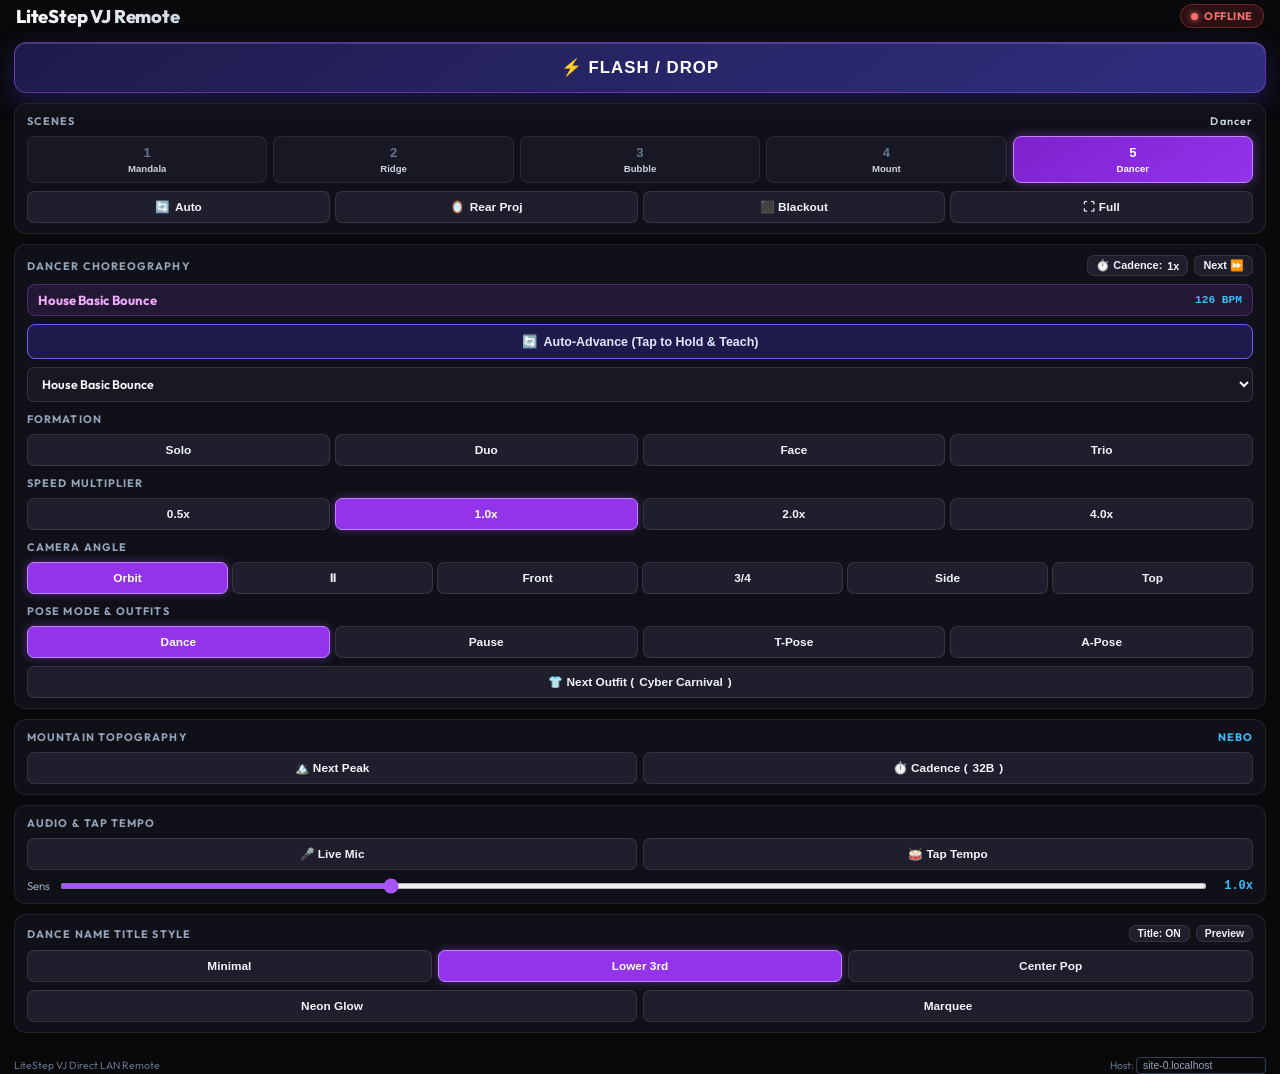
<file: remote.html>
<!DOCTYPE html>
<html lang="en">
<head>
    <meta charset="UTF-8">
    <meta name="viewport" content="width=device-width, initial-scale=1.0, maximum-scale=1.0, user-scalable=no, viewport-fit=cover">
    <meta name="apple-mobile-web-app-capable" content="yes">
    <meta name="apple-mobile-web-app-status-bar-style" content="black-translucent">
    <title>LiteStep VJ Remote</title>
    
    <!-- Google Fonts -->
    <link rel="preconnect" href="https://fonts.googleapis.com">
    <link rel="preconnect" href="https://fonts.gstatic.com" crossorigin>
    <link href="https://fonts.googleapis.com/css2?family=Outfit:wght@400;500;600;700;800&family=SF+Mono:wght@400;600&display=swap" rel="stylesheet">
    
    <style>
        * {
            box-sizing: border-box;
            margin: 0;
            padding: 0;
            -webkit-tap-highlight-color: transparent;
            user-select: none;
            -webkit-user-select: none;
        }

        body {
            background: #09090b;
            color: #f1f5f9;
            font-family: 'Outfit', -apple-system, BlinkMacSystemFont, 'Segoe UI', Roboto, sans-serif;
            min-height: 100vh;
            padding: env(safe-area-inset-top, 10px) 14px env(safe-area-inset-bottom, 16px) 14px;
            display: flex;
            flex-direction: column;
            gap: 10px;
            overflow-x: hidden;
        }

        /* Header Bar */
        .remote-header {
            display: flex;
            align-items: center;
            justify-content: space-between;
            padding: 4px 2px;
        }

        .remote-brand {
            display: flex;
            align-items: center;
            gap: 8px;
        }

        .remote-brand h1 {
            font-size: 1.15rem;
            font-weight: 800;
            letter-spacing: -0.01em;
            background: linear-gradient(135deg, #ffffff 0%, #cbd5e1 100%);
            -webkit-background-clip: text;
            -webkit-text-fill-color: transparent;
        }

        .status-badge {
            display: flex;
            align-items: center;
            gap: 6px;
            font-size: 0.68rem;
            font-weight: 700;
            text-transform: uppercase;
            letter-spacing: 0.05em;
            padding: 4px 10px;
            border-radius: 20px;
            background: rgba(239, 68, 68, 0.15);
            border: 1px solid rgba(239, 68, 68, 0.35);
            color: #f87171;
            transition: all 0.25s ease;
            cursor: pointer;
        }

        .status-badge.connected {
            background: rgba(34, 197, 94, 0.15);
            border-color: rgba(34, 197, 94, 0.35);
            color: #4ade80;
        }

        .status-dot {
            width: 7px;
            height: 7px;
            border-radius: 50%;
            background: currentColor;
            box-shadow: 0 0 6px currentColor;
        }

        /* Big Flash / Beat Pad */
        .big-pad-btn {
            background: linear-gradient(145deg, #1e1b4b 0%, #312e81 100%);
            border: 1px solid rgba(168, 85, 247, 0.45);
            border-radius: 12px;
            padding: 14px;
            color: #ffffff;
            font-weight: 800;
            font-size: 1.05rem;
            letter-spacing: 0.06em;
            text-transform: uppercase;
            display: flex;
            align-items: center;
            justify-content: center;
            gap: 10px;
            cursor: pointer;
            box-shadow: 0 8px 24px rgba(67, 56, 202, 0.35), inset 0 1px 0 rgba(255, 255, 255, 0.15);
            transition: transform 0.08s ease, filter 0.08s ease;
        }

        .big-pad-btn:active {
            transform: scale(0.97);
            filter: brightness(1.3);
            background: linear-gradient(145deg, #4338ca 0%, #6366f1 100%);
        }

        /* Section Card */
        .control-card {
            background: rgba(18, 18, 26, 0.90);
            border: 1px solid rgba(255, 255, 255, 0.08);
            border-radius: 12px;
            padding: 10px 12px;
            display: flex;
            flex-direction: column;
            gap: 8px;
        }

        .card-title {
            font-size: 0.68rem;
            font-weight: 700;
            text-transform: uppercase;
            letter-spacing: 0.1em;
            color: #94a3b8;
            display: flex;
            align-items: center;
            justify-content: space-between;
        }

        /* Scene Grid */
        .scene-grid {
            display: grid;
            grid-template-columns: repeat(5, 1fr);
            gap: 6px;
        }

        .scene-item-btn {
            background: #181824;
            border: 1px solid rgba(255, 255, 255, 0.08);
            border-radius: 8px;
            padding: 8px 4px;
            display: flex;
            flex-direction: column;
            align-items: center;
            justify-content: center;
            gap: 3px;
            cursor: pointer;
            transition: all 0.15s ease;
        }

        .scene-item-btn .scene-num {
            font-size: 0.82rem;
            font-weight: 800;
            color: #64748b;
        }

        .scene-item-btn .scene-label {
            font-size: 0.60rem;
            font-weight: 600;
            color: #cbd5e1;
            text-align: center;
            white-space: nowrap;
            overflow: hidden;
            text-overflow: ellipsis;
            max-width: 100%;
        }

        .scene-item-btn.active {
            background: linear-gradient(145deg, #7e22ce 0%, #9333ea 100%);
            border-color: #c084fc;
            box-shadow: 0 0 12px rgba(168, 85, 247, 0.45);
        }

        .scene-item-btn.active .scene-num,
        .scene-item-btn.active .scene-label {
            color: #ffffff;
        }

        /* Action Rows & Grids */
        .btn-row {
            display: grid;
            grid-template-columns: repeat(2, 1fr);
            gap: 6px;
        }

        .btn-row-3 {
            display: grid;
            grid-template-columns: repeat(3, 1fr);
            gap: 6px;
        }

        .btn-row-4 {
            display: grid;
            grid-template-columns: repeat(4, 1fr);
            gap: 5px;
        }

        .btn-row-6 {
            display: grid;
            grid-template-columns: repeat(6, 1fr);
            gap: 4px;
        }

        .btn-action {
            background: #1e1e2d;
            border: 1px solid rgba(255, 255, 255, 0.1);
            color: #f1f5f9;
            font-size: 0.74rem;
            font-weight: 600;
            padding: 8px 6px;
            border-radius: 7px;
            cursor: pointer;
            display: flex;
            align-items: center;
            justify-content: center;
            gap: 5px;
            transition: background 0.12s ease, transform 0.08s ease;
            text-align: center;
        }

        .btn-action:active {
            background: #2d2d42;
            transform: scale(0.97);
        }

        .btn-action.active {
            background: #9333ea;
            border-color: #c084fc;
            color: #ffffff;
            box-shadow: 0 0 10px rgba(168, 85, 247, 0.4);
        }

        .btn-action.locked {
            background: #b91c1c;
            border-color: #ef4444;
            color: #ffffff;
            box-shadow: 0 0 10px rgba(239, 68, 68, 0.4);
        }

        /* High-emphasis Teach Button */
        .btn-teach {
            background: #1e1b4b;
            border: 1.5px solid #6366f1;
            color: #e0e7ff;
            font-size: 0.78rem;
            font-weight: 700;
            padding: 9px 8px;
            border-radius: 8px;
            cursor: pointer;
            display: flex;
            align-items: center;
            justify-content: center;
            gap: 6px;
            transition: all 0.15s ease;
        }

        .btn-teach.locked {
            background: #b91c1c;
            border-color: #ef4444;
            color: #ffffff;
            box-shadow: 0 0 12px rgba(239, 68, 68, 0.5);
        }

        /* Select Dropdowns */
        .remote-select {
            width: 100%;
            background: #181824;
            border: 1px solid rgba(255, 255, 255, 0.12);
            color: #f8fafc;
            font-family: inherit;
            font-size: 0.78rem;
            font-weight: 600;
            padding: 8px 10px;
            border-radius: 7px;
            outline: none;
        }

        /* Current Dance Status Pill */
        .now-playing-pill {
            background: rgba(168, 85, 247, 0.12);
            border: 1px solid rgba(168, 85, 247, 0.3);
            border-radius: 8px;
            padding: 7px 10px;
            display: flex;
            align-items: center;
            justify-content: space-between;
        }

        .np-title {
            font-size: 0.82rem;
            font-weight: 700;
            color: #f0abfc;
        }

        .np-bpm {
            font-size: 0.70rem;
            font-weight: 700;
            color: #38bdf8;
            font-family: 'SF Mono', monospace;
        }

        /* Sensitivity slider row */
        .slider-row {
            display: flex;
            align-items: center;
            gap: 10px;
        }

        .remote-slider {
            flex: 1;
            height: 6px;
            border-radius: 3px;
            accent-color: #a855f7;
            background: #334155;
            outline: none;
        }

        .slider-val {
            font-size: 0.75rem;
            font-weight: 700;
            font-family: 'SF Mono', monospace;
            color: #38bdf8;
            min-width: 36px;
            text-align: right;
        }

        /* Footer Connection Settings */
        .footer-settings {
            margin-top: 6px;
            padding-top: 8px;
            display: flex;
            align-items: center;
            justify-content: space-between;
            font-size: 0.65rem;
            color: #64748b;
        }

        .host-input {
            background: transparent;
            border: 1px solid #334155;
            color: #94a3b8;
            font-size: 0.65rem;
            padding: 2px 6px;
            border-radius: 4px;
            width: 130px;
        }
    </style>
</head>
<body>
    <!-- Top Header -->
    <header class="remote-header">
        <div class="remote-brand">
            <h1>LiteStep VJ Remote</h1>
        </div>
        <div id="status-badge" class="status-badge" onclick="connectWS()" title="Tap to Reconnect">
            <div class="status-dot"></div>
            <span id="status-text">Connecting</span>
        </div>
    </header>

    <!-- Instant Flash / Beat Pad -->
    <button id="btn-flash" class="big-pad-btn" onclick="sendCommand('triggerDropFlash')">
        ⚡ FLASH / DROP
    </button>

    <!-- Scenes Selector (1 to 5) -->
    <div class="control-card">
        <div class="card-title">
            <span>Scenes</span>
            <span id="active-scene-name" style="color: #cbd5e1; font-weight: 600; text-transform: none;">Dancer</span>
        </div>
        <div class="scene-grid">
            <button class="scene-item-btn" id="sbtn-0" onclick="setScene(0)">
                <span class="scene-num">1</span>
                <span class="scene-label">Mandala</span>
            </button>
            <button class="scene-item-btn" id="sbtn-1" onclick="setScene(1)">
                <span class="scene-num">2</span>
                <span class="scene-label">Ridge</span>
            </button>
            <button class="scene-item-btn" id="sbtn-2" onclick="setScene(2)">
                <span class="scene-num">3</span>
                <span class="scene-label">Bubble</span>
            </button>
            <button class="scene-item-btn" id="sbtn-3" onclick="setScene(3)">
                <span class="scene-num">4</span>
                <span class="scene-label">Mount</span>
            </button>
            <button class="scene-item-btn active" id="sbtn-4" onclick="setScene(4)">
                <span class="scene-num">5</span>
                <span class="scene-label">Dancer</span>
            </button>
        </div>

        <div class="btn-row-4">
            <button class="btn-action" id="btn-lock" onclick="sendCommand('toggleSceneLock')">
                <span id="lock-icon">🔄</span> <span id="lock-text">Auto</span>
            </button>
            <button class="btn-action" id="btn-mirror" onclick="sendCommand('toggleMirrorDisplay')">
                <span id="mirror-icon">🪞</span> <span id="mirror-text">Rear Proj</span>
            </button>
            <button class="btn-action" id="btn-blackout" onclick="sendCommand('toggleBlackout')">
                ⬛ Blackout
            </button>
            <button class="btn-action" id="btn-fullscreen" onclick="sendCommand('toggleFullscreen')">
                ⛶ Full
            </button>
        </div>
    </div>

    <!-- Dancer Choreography Controls (Scene 5) -->
    <div class="control-card">
        <div class="card-title">
            <span>Dancer Choreography</span>
            <div style="display:flex; gap:6px;">
                <button class="btn-action" style="padding: 3px 8px; font-size: 0.68rem;" onclick="sendCommand('cycleDanceCadence')">⏱️ Cadence: <span id="dance-cadence-badge">1x</span></button>
                <button class="btn-action" style="padding: 3px 8px; font-size: 0.68rem;" onclick="sendCommand('nextDance')">Next ⏩</button>
            </div>
        </div>

        <!-- Current Playing Dance -->
        <div class="now-playing-pill">
            <span class="np-title" id="now-dance-title">House Basic Bounce</span>
            <span class="np-bpm" id="now-bpm">126 BPM</span>
        </div>

        <!-- TEACH DANCE / HOLD DANCE TOGGLE (User Requested) -->
        <button id="btn-teach-dance" class="btn-teach" onclick="toggleDanceTeachMode()">
            <span id="teach-icon">🔄</span>
            <span id="teach-label">Auto-Advance (Tap to Hold & Teach)</span>
        </button>

        <!-- Dance Dropdown (All 17 Dances) -->
        <select id="sel-dances" class="remote-select" onchange="playSelectedDance(this.value)">
            <option value="house_basic_bounce">House Basic Bounce</option>
            <option value="c_walk_shuffle">C-Walk Shuffle</option>
            <option value="running_man">Running Man (Hip-Hop)</option>
            <option value="roger_rabbit_step">Roger Rabbit Step</option>
            <option value="hip_hop_bounce_roll">Hip-Hop Bounce Roll</option>
            <option value="la_pop_step_groove">LA Pop Step Groove</option>
            <option value="criss_cross_kick">Criss Cross Kick</option>
            <option value="cross_tap_shuffle">Cross Tap Shuffle</option>
            <option value="side_step_slide">Side Step Slide</option>
            <option value="fast_poly_spin">Fast Poly Spin</option>
            <option value="heels_to_toes">Heels To Toes</option>
            <option value="twist_and_heel">Twist and Heel</option>
            <option value="knee_drop_turn">Knee Drop Turn</option>
            <option value="kick_cross_tap">Kick Cross Tap</option>
            <option value="toe_pivot_shuffle">Toe Pivot Shuffle</option>
            <option value="double_down_bounce">Double Down Bounce</option>
            <option value="poly_step_pivot">Poly Step Pivot</option>
        </select>

        <!-- Formations -->
        <div class="card-title" style="margin-top:2px;"><span>Formation</span></div>
        <div class="btn-row-4">
            <button class="btn-action" id="form-1" onclick="setFormation('1')">Solo</button>
            <button class="btn-action" id="form-2_fwd" onclick="setFormation('2_fwd')">Duo</button>
            <button class="btn-action" id="form-2_face" onclick="setFormation('2_face')">Face</button>
            <button class="btn-action" id="form-3" onclick="setFormation('3')">Trio</button>
        </div>

        <!-- Speed Scaling (Power-of-2 Musical Divisions) -->
        <div class="card-title" style="margin-top:2px;"><span>Speed Multiplier</span></div>
        <div class="btn-row-4">
            <button class="btn-action" id="spd-0.5" onclick="setSpeed(0.5)">0.5x</button>
            <button class="btn-action active" id="spd-1.0" onclick="setSpeed(1.0)">1.0x</button>
            <button class="btn-action" id="spd-2.0" onclick="setSpeed(2.0)">2.0x</button>
            <button class="btn-action" id="spd-4.0" onclick="setSpeed(4.0)">4.0x</button>
        </div>

        <!-- Camera Angle Presets -->
        <div class="card-title" style="margin-top:2px;"><span>Camera Angle</span></div>
        <div class="btn-row-6">
            <button class="btn-action active" id="cam-orbit" onclick="setCameraAngle('orbit')">Orbit</button>
            <button class="btn-action" id="cam-orbit_paused" onclick="setCameraAngle('orbit_paused')">⏸</button>
            <button class="btn-action" id="cam-front" onclick="setCameraAngle('front')">Front</button>
            <button class="btn-action" id="cam-three_quarter" onclick="setCameraAngle('three_quarter')">3/4</button>
            <button class="btn-action" id="cam-side" onclick="setCameraAngle('side')">Side</button>
            <button class="btn-action" id="cam-top" onclick="setCameraAngle('top')">Top</button>
        </div>

        <!-- Pose Mode -->
        <div class="card-title" style="margin-top:2px;"><span>Pose Mode & Outfits</span></div>
        <div class="btn-row-4">
            <button class="btn-action active" id="pm-dance" onclick="setPoseMode('dance')">Dance</button>
            <button class="btn-action" id="pm-pause" onclick="setPoseMode('pause')">Pause</button>
            <button class="btn-action" id="pm-tpose" onclick="setPoseMode('tpose')">T-Pose</button>
            <button class="btn-action" id="pm-apose" onclick="setPoseMode('apose')">A-Pose</button>
        </div>
        <button class="btn-action" onclick="sendCommand('cycleOutfit')">
            👕 Next Outfit (<span id="outfit-name-badge">Cyber Carnival</span>)
        </button>
    </div>

    <!-- Mountain Controls (Scenes 2 & 4) -->
    <div class="control-card">
        <div class="card-title">
            <span>Mountain Topography</span>
            <span id="terrain-name-badge" style="color:#38bdf8; font-weight:700;">Nebo</span>
        </div>
        <div class="btn-row">
            <button class="btn-action" onclick="sendCommand('cycleTerrain')">
                🏔️ Next Peak
            </button>
            <button class="btn-action" onclick="sendCommand('cycleMountainCadence')">
                ⏱️ Cadence (<span id="terrain-cadence-badge">32B</span>)
            </button>
        </div>
    </div>

    <!-- Audio & Sensitivity Controls -->
    <div class="control-card">
        <div class="card-title">
            <span>Audio & Tap Tempo</span>
        </div>
        <div class="btn-row">
            <button class="btn-action" id="btn-audio-toggle" onclick="sendCommand('toggleAudio')">
                🎤 Live Mic
            </button>
            <button class="btn-action" onclick="sendCommand('tapTempo')" style="font-weight: 700;">
                🥁 Tap Tempo
            </button>
        </div>
        <div class="slider-row">
            <span style="font-size: 0.72rem; color: #94a3b8;">Sens</span>
            <input type="range" class="remote-slider" id="slider-sens" min="0.2" max="3.0" step="0.1" value="1.0" oninput="onSensitivityChange(this.value)">
            <span class="slider-val" id="val-sens">1.0x</span>
        </div>
    </div>

    <!-- Dance Title Display Controls -->
    <div class="control-card">
        <div class="card-title">
            <span>Dance Name Title Style</span>
            <div style="display:flex; gap:6px;">
                <button class="btn-action" id="btn-toggle-title" style="padding: 2px 8px; font-size: 0.65rem;" onclick="toggleDanceTitle()">Title: ON</button>
                <button class="btn-action" style="padding: 2px 8px; font-size: 0.65rem;" onclick="previewDanceTitle()">Preview</button>
            </div>
        </div>
        <div class="btn-row-3">
            <button class="btn-action" id="style-minimal" onclick="setTitleStyle('minimal')">Minimal</button>
            <button class="btn-action active" id="style-lower_third" onclick="setTitleStyle('lower_third')">Lower 3rd</button>
            <button class="btn-action" id="style-center_pop" onclick="setTitleStyle('center_pop')">Center Pop</button>
        </div>
        <div class="btn-row">
            <button class="btn-action" id="style-neon_glow" onclick="setTitleStyle('neon_glow')">Neon Glow</button>
            <button class="btn-action" id="style-marquee" onclick="setTitleStyle('marquee')">Marquee</button>
        </div>
    </div>

    <!-- Footer Host Config -->
    <footer class="footer-settings">
        <span>LiteStep VJ Direct LAN Remote</span>
        <div>
            Host: <input type="text" id="host-ip" class="host-input" value="">
        </div>
    </footer>

    <script>
        let ws = null;
        let reconnectTimer = null;
        let currentHost = window.location.hostname || "127.0.0.1";
        let isDanceLocked = false;
        document.getElementById("host-ip").value = currentHost;

        document.getElementById("host-ip").addEventListener("change", (e) => {
            currentHost = e.target.value.trim();
            connectWS();
        });

        function vibrate() {
            if (navigator.vibrate) navigator.vibrate(20);
        }

        function connectWS() {
            if (ws) {
                try { ws.close(); } catch(e) {}
            }
            if (reconnectTimer) clearTimeout(reconnectTimer);

            const badge = document.getElementById("status-badge");
            const text = document.getElementById("status-text");
            text.textContent = "Connecting";
            badge.classList.remove("connected");

            const wsUrl = `ws://${currentHost}:8001`;
            try {
                ws = new WebSocket(wsUrl);
            } catch (err) {
                console.error("WS error:", err);
                scheduleReconnect();
                return;
            }

            ws.onopen = () => {
                badge.classList.add("connected");
                text.textContent = "Connected";
                console.log("[Remote] Connected to MacBook VJ!");
                ws.send(JSON.stringify({ type: "get_state" }));
            };

            ws.onmessage = (event) => {
                try {
                    const data = JSON.parse(event.data);
                    handleIncomingState(data);
                } catch (e) {
                    console.error("Parse error:", e);
                }
            };

            ws.onclose = () => {
                badge.classList.remove("connected");
                text.textContent = "Offline";
                scheduleReconnect();
            };

            ws.onerror = () => {
                badge.classList.remove("connected");
                text.textContent = "Error";
            };
        }

        function scheduleReconnect() {
            if (reconnectTimer) clearTimeout(reconnectTimer);
            reconnectTimer = setTimeout(() => {
                connectWS();
            }, 2000);
        }

        function sendCommand(action, params = {}) {
            vibrate();
            if (!ws || ws.readyState !== WebSocket.OPEN) {
                console.warn("WS not open, connecting...");
                connectWS();
                return;
            }
            const payload = { type: "command", action, ...params };
            ws.send(JSON.stringify(payload));
        }

        function setScene(idx) {
            sendCommand("setScene", { sceneIdx: idx });
            updateSceneUI(idx);
        }

        function setFormation(form) {
            sendCommand("setFormation", { formation: form });
            ["1", "2_fwd", "2_face", "3"].forEach((f) => {
                const b = document.getElementById("form-" + f);
                if (b) b.classList.toggle("active", f === form);
            });
        }

        function setSpeed(spd) {
            sendCommand("setSpeed", { speed: spd });
            [0.5, 1.0, 2.0, 4.0].forEach((s) => {
                const b = document.getElementById("spd-" + s.toFixed(1));
                if (b) b.classList.toggle("active", Math.abs(s - spd) < 0.05);
            });
        }

        function setCameraAngle(angle) {
            sendCommand("setCameraAngle", { angle });
            ["orbit", "orbit_paused", "front", "three_quarter", "side", "top"].forEach((a) => {
                const b = document.getElementById("cam-" + a);
                if (b) b.classList.toggle("active", a === angle);
            });
        }

        function setPoseMode(mode) {
            sendCommand("setPoseMode", { mode });
            ["dance", "pause", "tpose", "apose"].forEach((m) => {
                const b = document.getElementById("pm-" + m);
                if (b) b.classList.toggle("active", m === mode);
            });
        }

        let isDanceTitleEnabled = true;
        function toggleDanceTitle() {
            isDanceTitleEnabled = !isDanceTitleEnabled;
            sendCommand("toggleDanceTitle", { enabled: isDanceTitleEnabled });
            updateDanceTitleUI(isDanceTitleEnabled);
        }

        function updateDanceTitleUI(enabled) {
            isDanceTitleEnabled = enabled;
            const btn = document.getElementById("btn-toggle-title");
            if (btn) {
                btn.textContent = enabled ? "Title: ON" : "Title: OFF";
                btn.classList.toggle("active", enabled);
            }
        }

        function setTitleStyle(style) {
            sendCommand("setDanceTitleStyle", { style });
            ["minimal", "lower_third", "center_pop", "neon_glow", "marquee"].forEach((s) => {
                const b = document.getElementById("style-" + s);
                if (b) b.classList.toggle("active", s === style);
            });
            updateDanceTitleUI(true);
        }

        function previewDanceTitle() {
            const activeStyle = document.querySelector(".btn-action.active[id^='style-']")?.id.replace("style-", "") || "lower_third";
            sendCommand("setDanceTitleStyle", { style: activeStyle });
            updateDanceTitleUI(true);
        }

        function toggleDanceTeachMode() {
            isDanceLocked = !isDanceLocked;
            sendCommand("toggleDanceLock", { locked: isDanceLocked });
            updateTeachUI(isDanceLocked);
        }

        function updateTeachUI(locked) {
            isDanceLocked = locked;
            const btn = document.getElementById("btn-teach-dance");
            const icon = document.getElementById("teach-icon");
            const label = document.getElementById("teach-label");
            if (locked) {
                btn.classList.add("locked");
                icon.textContent = "🔒";
                label.textContent = "HOLDING DANCE (Teach Mode: Active)";
            } else {
                btn.classList.remove("locked");
                icon.textContent = "🔄";
                label.textContent = "Auto-Advance (Tap to Hold & Teach)";
            }
        }

        function playSelectedDance(clipId) {
            sendCommand("playDance", { clipId });
        }

        function onSensitivityChange(val) {
            const num = parseFloat(val);
            document.getElementById("val-sens").textContent = num.toFixed(1) + "x";
            sendCommand("setSensitivity", { sensitivity: num });
        }

        function updateSceneUI(idx) {
            const names = ["Mandala", "Ridgelines", "Bubbles", "Mountain", "Dancer"];
            for (let i = 0; i < 5; i++) {
                const b = document.getElementById("sbtn-" + i);
                if (b) b.classList.toggle("active", i === idx);
            }
            const nameEl = document.getElementById("active-scene-name");
            if (nameEl) nameEl.textContent = names[idx] || "Scene " + (idx + 1);
        }

        function handleIncomingState(data) {
            if (data.type === "state" || data.type === "state_update") {
                if (data.sceneIdx !== undefined) updateSceneUI(data.sceneIdx);

                if (data.sceneLock !== undefined) {
                    const lockBtn = document.getElementById("btn-lock");
                    const icon = document.getElementById("lock-icon");
                    const text = document.getElementById("lock-text");
                    if (data.sceneLock) {
                        lockBtn.classList.add("locked");
                        icon.textContent = "🔒";
                        text.textContent = "Hold";
                    } else {
                        lockBtn.classList.remove("locked");
                        icon.textContent = "🔄";
                        text.textContent = "Auto";
                    }
                }

                if (data.danceLocked !== undefined) {
                    updateTeachUI(data.danceLocked);
                }

                if (data.blackout !== undefined) {
                    const blackBtn = document.getElementById("btn-blackout");
                    if (blackBtn) blackBtn.classList.toggle("active", data.blackout);
                }

                if (data.mirrored !== undefined) {
                    const mirBtn = document.getElementById("btn-mirror");
                    const mirText = document.getElementById("mirror-text");
                    if (mirBtn) {
                        mirBtn.classList.toggle("active", data.mirrored);
                        if (mirText) mirText.textContent = data.mirrored ? "Mirrored" : "Rear Proj";
                    }
                }

                if (data.audioLive !== undefined) {
                    const audBtn = document.getElementById("btn-audio-toggle");
                    if (audBtn) {
                        audBtn.classList.toggle("active", data.audioLive);
                        audBtn.textContent = data.audioLive ? "🎤 Live Mic: ON" : "🎤 Sim Beat";
                    }
                }

                if (data.danceTitle) {
                    const dt = document.getElementById("now-dance-title");
                    if (dt) dt.textContent = data.danceTitle;
                }

                if (data.danceClip) {
                    const sel = document.getElementById("sel-dances");
                    if (sel) sel.value = data.danceClip;
                }

                if (data.bpm) {
                    const bpmEl = document.getElementById("now-bpm");
                    if (bpmEl) bpmEl.textContent = Math.round(data.bpm) + " BPM";
                }

                if (data.terrainName) {
                    const tb = document.getElementById("terrain-name-badge");
                    if (tb) tb.textContent = data.terrainName;
                }

                if (data.terrainCadence) {
                    const cb = document.getElementById("terrain-cadence-badge");
                    if (cb) cb.textContent = data.terrainCadence;
                }

                if (data.danceCadence) {
                    const dcb = document.getElementById("dance-cadence-badge");
                    if (dcb) dcb.textContent = data.danceCadence;
                }

                if (data.outfitName) {
                    const ob = document.getElementById("outfit-name-badge");
                    if (ob) ob.textContent = data.outfitName;
                }

                if (data.formation) {
                    ["1", "2_fwd", "2_face", "3"].forEach((f) => {
                        const b = document.getElementById("form-" + f);
                        if (b) b.classList.toggle("active", f === data.formation);
                    });
                }

                if (data.speed !== undefined) {
                    [0.5, 1.0, 2.0, 4.0].forEach((s) => {
                        const b = document.getElementById("spd-" + s.toFixed(1));
                        if (b) b.classList.toggle("active", Math.abs(s - data.speed) < 0.05);
                    });
                }

                if (data.cameraAngle) {
                    ["orbit", "orbit_paused", "front", "three_quarter", "side", "top"].forEach((a) => {
                        const b = document.getElementById("cam-" + a);
                        if (b) b.classList.toggle("active", a === data.cameraAngle);
                    });
                }

                if (data.poseMode) {
                    ["dance", "pause", "tpose", "apose"].forEach((m) => {
                        const b = document.getElementById("pm-" + m);
                        if (b) b.classList.toggle("active", m === data.poseMode);
                    });
                }

                if (data.danceTitleEnabled !== undefined) {
                    updateDanceTitleUI(data.danceTitleEnabled);
                }

                if (data.danceTitleStyle) {
                    ["minimal", "lower_third", "center_pop", "neon_glow", "marquee"].forEach((s) => {
                        const b = document.getElementById("style-" + s);
                        if (b) b.classList.toggle("active", s === data.danceTitleStyle);
                    });
                }

                if (data.sensitivity !== undefined) {
                    const sl = document.getElementById("slider-sens");
                    const sv = document.getElementById("val-sens");
                    if (sl) sl.value = data.sensitivity;
                    if (sv) sv.textContent = data.sensitivity.toFixed(1) + "x";
                }
            }
        }

        // Initialize connection on load
        window.addEventListener("DOMContentLoaded", () => {
            connectWS();
        });
    </script>
</body>
</html>
</file>
